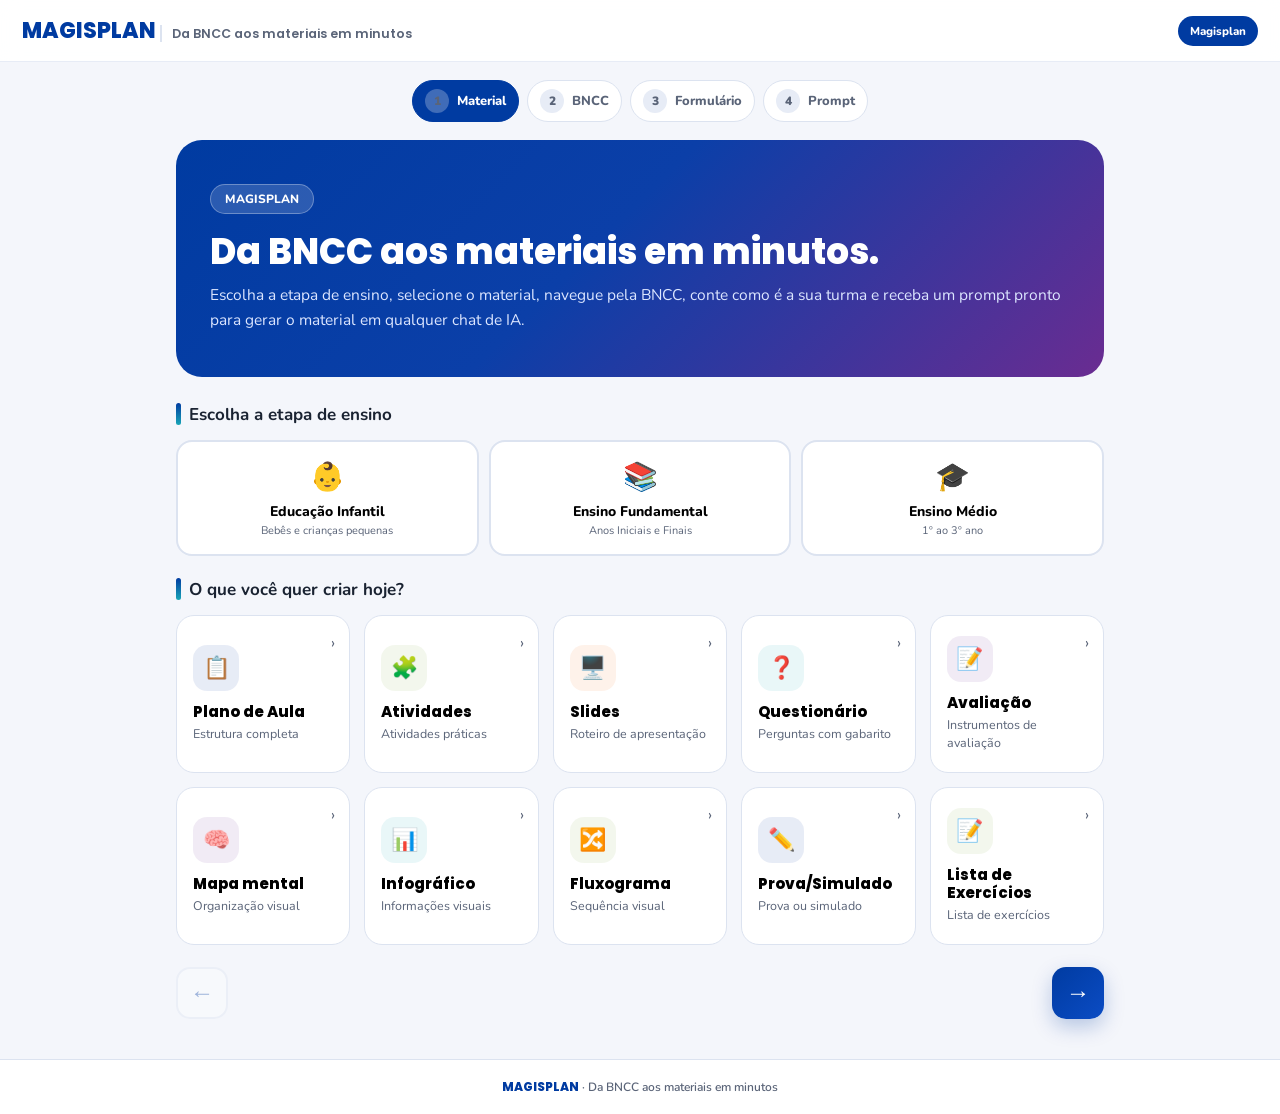
<file: index.html.html>
<!DOCTYPE html>
<html lang="pt-BR">
<head>
<meta charset="UTF-8">
<meta name="viewport" content="width=device-width, initial-scale=1">
<title>Magisplan · Da BNCC aos materiais em minutos</title>
<link rel="preconnect" href="https://fonts.googleapis.com">
<link href="https://fonts.googleapis.com/css2?family=Nunito:wght@400;600;700;800;900&family=Poppins:wght@600;700;800&display=swap" rel="stylesheet">
<style>
:root{--azul:#003BA1;--azul-2:#0B4CC4;--ciano:#18A6B7;--roxo:#6A2C91;--verde:#7FAD41;--laranja:#F47721;--amarelo:#E9BB00;--fundo:#F4F6FB;--card:#FFF;--texto:#1A2332;--ts:#5A6478;--borda:#DCE3F0;--raio:18px;--sombra:0 10px 30px rgba(0,59,161,.08)}
*{margin:0;padding:0;box-sizing:border-box}html{scroll-behavior:smooth}body{font-family:'Nunito',sans-serif;background:var(--fundo);color:var(--texto);min-height:100vh;display:flex;flex-direction:column}button{font-family:inherit;cursor:pointer;border:none}input,select,textarea{font-family:inherit;font-size:15px;color:var(--texto)}
.topbar{position:sticky;top:0;z-index:50;background:rgba(255,255,255,.92);backdrop-filter:blur(10px);border-bottom:1px solid #E7ECF6;padding:14px 22px;display:flex;align-items:center;justify-content:space-between;gap:14px}
.brand-word{font-family:'Poppins',sans-serif;font-weight:800;font-size:22px;color:var(--azul)}.brand-tag{font-size:12.5px;color:var(--ts);font-weight:600;border-left:2px solid var(--borda);padding-left:10px}
.badge-phase{background:var(--azul);color:#fff;font-size:11.5px;font-weight:800;padding:7px 12px;border-radius:999px;white-space:nowrap}
.steps{display:flex;justify-content:center;gap:8px;padding:18px 16px 4px;max-width:960px;margin:0 auto}.steps li{list-style:none;display:flex;align-items:center;gap:8px;font-size:13px;font-weight:800;color:var(--ts);padding:8px 12px;border-radius:999px;background:#fff;border:1.5px solid var(--borda);white-space:nowrap;cursor:pointer;transition:.18s}.steps li:hover{border-color:var(--azul);color:var(--azul)}.steps li .n{width:24px;height:24px;border-radius:50%;background:#E7ECF6;color:var(--ts);display:grid;place-items:center;font-size:12px;font-weight:900}.steps li.on{background:var(--azul);border-color:var(--azul);color:#fff}.steps li.on .n{background:rgba(255,255,255,.25)}.steps li.done{background:#EAF1FF;border-color:#C7DBFF;color:var(--azul)}.steps li.done .n{background:var(--azul);color:#fff}
main{flex:1;width:100%;max-width:960px;margin:0 auto;padding:14px 16px 40px}.screen{display:none;animation:fade .35s ease}.screen.active{display:block}@keyframes fade{from{opacity:0;transform:translateY(10px)}to{opacity:1;transform:none}}@keyframes spin{to{transform:rotate(360deg)}}
h1,h2,h3{font-family:'Poppins',sans-serif;line-height:1.2}
.hero{background:linear-gradient(135deg,var(--azul) 0%,#0B3FA8 45%,var(--roxo) 100%);border-radius:26px;padding:44px 34px;color:#fff;position:relative;overflow:hidden;margin-bottom:26px}.hero h1{font-size:clamp(24px,4vw,36px);font-weight:800;position:relative;z-index:1}.hero p{font-size:15.5px;color:#DCE6FF;margin-top:10px;position:relative;z-index:1;line-height:1.6}.hero .hero-badge{display:inline-block;background:rgba(255,255,255,.16);border:1px solid rgba(255,255,255,.3);padding:6px 14px;border-radius:999px;font-size:12px;font-weight:800;text-transform:uppercase;margin-bottom:16px;position:relative;z-index:1}
.section-title{font-size:17px;font-weight:700;margin:22px 0 14px;display:flex;align-items:center;gap:8px}.section-title .bar{width:5px;height:22px;border-radius:3px;background:linear-gradient(180deg,var(--azul),var(--ciano))}
.mat-banner{display:flex;align-items:center;gap:14px;border-radius:18px;padding:18px 22px;color:#fff;margin-bottom:18px;box-shadow:var(--sombra)}.mat-banner .mb-ico{width:52px;height:52px;border-radius:14px;background:rgba(255,255,255,.2);display:grid;place-items:center;font-size:26px;flex:none}.mat-banner .mb-label{font-size:12px;font-weight:800;text-transform:uppercase;opacity:.85}.mat-banner .mb-name{font-family:'Poppins',sans-serif;font-size:clamp(15px,2.5vw,22px);font-weight:800;line-height:1.3}.mat-banner .mb-txt{flex:1}.mat-banner .mb-txt-right{margin-left:auto;text-align:right;flex:1}
.grid-mat{display:grid;grid-template-columns:repeat(auto-fill,minmax(170px,1fr));gap:14px}.mat-card{background:var(--card);border:1.5px solid var(--borda);border-radius:var(--raio);padding:20px 16px;text-align:left;transition:transform .2s,box-shadow .2s,border-color .2s;position:relative;overflow:hidden}.mat-card:hover{transform:translateY(-4px);box-shadow:0 18px 40px rgba(0,59,161,.16);border-color:transparent}.mat-card .ico{width:46px;height:46px;border-radius:14px;display:grid;place-items:center;font-size:22px;margin-bottom:12px}.mat-card h3{font-size:15px;font-weight:800;margin-bottom:4px}.mat-card p{font-size:12.5px;color:var(--ts);line-height:1.45}.mat-card .go{position:absolute;right:14px;top:16px;color:var(--ts);font-size:16px}.mat-card.sel{border-color:var(--azul);box-shadow:0 0 0 3px rgba(0,59,161,.14)}
.bncc-grid{display:grid;grid-template-columns:1fr 1fr;gap:18px;align-items:start}@media(max-width:820px){.bncc-grid{grid-template-columns:1fr}}
.panel-card{background:var(--card);border:1.5px solid var(--borda);border-radius:var(--raio);padding:20px;margin-bottom:18px}.panel-card h3{font-size:14px;font-weight:800;text-transform:uppercase;letter-spacing:.6px;color:var(--ts);margin-bottom:12px;display:flex;align-items:center;gap:8px}
.seq-num{width:26px;height:26px;border-radius:50%;display:grid;place-items:center;font-size:13px;font-weight:900;color:#fff;flex:none}
.faixa-card{display:flex;align-items:center;gap:12px;width:100%;text-align:left;background:#FAFBFF;border:1.5px solid var(--borda);border-radius:14px;padding:12px 14px;margin-bottom:10px;transition:.18s}.faixa-card .fico{width:38px;height:38px;border-radius:12px;display:grid;place-items:center;font-size:19px;flex:none}.faixa-card .fn{font-weight:800;font-size:14px}.faixa-card .fd{font-size:12px;color:var(--ts)}.faixa-card:hover{border-color:var(--azul)}.faixa-card.sel{background:#EAF1FF;border-color:var(--azul);box-shadow:0 0 0 3px rgba(0,59,161,.12)}
.campo-card{display:flex;align-items:center;gap:10px;width:100%;text-align:left;background:#fff;border:1.5px solid var(--borda);border-radius:12px;padding:10px 12px;font-size:12.5px;font-weight:700;transition:.18s;color:var(--texto);margin-bottom:8px}.campo-card:hover{background:var(--amarelo);border-color:var(--amarelo);color:#fff}.campo-card.sel{background:var(--verde);border-color:var(--verde);color:#fff}
.etapa-tabs{display:flex;gap:10px;margin-bottom:20px}.etapa-tab{flex:1;padding:16px 12px;border:2px solid var(--borda);border-radius:16px;background:#fff;cursor:pointer;text-align:center;transition:.18s}.etapa-tab:hover{border-color:var(--azul)}.etapa-tab.sel{border-color:var(--azul);background:#EAF1FF;box-shadow:0 0 0 3px rgba(0,59,161,.12)}.etapa-tab .et-ico{font-size:28px;margin-bottom:6px}.etapa-tab .et-nome{font-weight:800;font-size:14px}.etapa-tab .et-desc{font-size:11px;color:var(--ts);margin-top:2px}
.ano-grid{display:grid;grid-template-columns:repeat(auto-fill,minmax(60px,1fr));gap:8px;margin-top:8px}.ano-card{padding:10px 6px;border:1.5px solid var(--borda);border-radius:10px;background:#FAFBFF;text-align:center;font-weight:800;font-size:13px;cursor:pointer;transition:.15s}.ano-card:hover{border-color:var(--azul);color:var(--azul)}.ano-card.sel{background:var(--azul);border-color:var(--azul);color:#fff}.ano-label{font-size:11px;font-weight:800;color:var(--ts);text-transform:uppercase;letter-spacing:.5px;margin-top:14px;margin-bottom:4px}
.loading-msg{text-align:center;padding:30px;color:var(--ts);font-size:14px}.loading-msg .spinner{display:inline-block;width:28px;height:28px;border:3px solid #E7ECF6;border-top-color:var(--azul);border-radius:50%;animation:spin 1s linear infinite;margin-bottom:10px}
.obj-head{display:flex;align-items:center;justify-content:space-between;gap:10px;margin-bottom:12px;flex-wrap:wrap}.obj-head .count{font-size:12.5px;font-weight:800;color:var(--azul);background:#EAF1FF;padding:5px 12px;border-radius:999px}.mini-btn{background:#F1F4FA;border:1.5px solid var(--borda);border-radius:10px;padding:6px 12px;font-size:12px;font-weight:800;color:var(--ts);cursor:pointer}.mini-btn:hover{color:var(--azul);border-color:var(--azul)}
.obj-list{max-height:80vh;overflow:auto;display:grid;gap:8px;padding-right:4px}.obj-list::-webkit-scrollbar{width:8px}.obj-list::-webkit-scrollbar-thumb{background:#CBD5E8;border-radius:8px}
.obj-item{display:flex;gap:10px;align-items:flex-start;background:#FAFBFF;border:1.5px solid var(--borda);border-radius:12px;padding:10px 12px;cursor:pointer;transition:.15s;user-select:none}.obj-item:hover{border-color:var(--azul)}.obj-item.sel{background:#EAF1FF;border-color:var(--azul)}.obj-item .box{width:20px;height:20px;border-radius:6px;border:2px solid #C3CEE4;flex:none;margin-top:1px;display:grid;place-items:center;color:#fff;font-size:12px;font-weight:900;background:#fff;transition:.15s}.obj-item.sel .box{background:var(--azul);border-color:var(--azul)}.obj-item .cod{font-size:11px;font-weight:900;color:var(--azul);background:#DCE8FF;padding:2px 8px;border-radius:6px;white-space:nowrap}.obj-item .txt{font-size:13px;line-height:1.5;color:var(--texto)}.obj-item .remove-x{color:#c44;font-size:16px;font-weight:900;flex:none;margin-left:auto;cursor:pointer;padding:0 4px}
.empty-msg{color:var(--ts);font-size:13.5px;padding:20px;text-align:center;background:#FAFBFF;border:1.5px dashed var(--borda);border-radius:14px}
.btn{display:inline-flex;align-items:center;justify-content:center;gap:8px;background:linear-gradient(135deg,var(--azul),var(--azul-2));color:#fff;font-weight:800;font-size:15px;padding:14px 26px;border-radius:14px;transition:.2s;box-shadow:0 8px 20px rgba(0,59,161,.25)}.btn:hover{transform:translateY(-2px);box-shadow:0 12px 26px rgba(0,59,161,.35)}.btn.ghost{background:#fff;color:var(--azul);border:1.5px solid var(--borda);box-shadow:none}.btn.laranja{background:linear-gradient(135deg,var(--laranja),#F59B2E);box-shadow:0 8px 20px rgba(244,119,33,.3)}
.btn-nav{width:52px;height:52px;border-radius:14px;display:grid;place-items:center;font-size:24px;font-weight:900;flex:none}.btn-nav.voltar{background:#fff;color:var(--azul);border:2px solid var(--borda)}.btn-nav.avancar{background:linear-gradient(135deg,var(--azul),var(--azul-2));color:#fff;box-shadow:0 8px 20px rgba(0,59,161,.25)}.btn-nav:disabled{opacity:.35;cursor:not-allowed}
.btn-row{display:flex;gap:12px;margin-top:22px;flex-wrap:wrap;align-items:center}.btn-row .spacer{flex:1}.nav-top{display:flex;justify-content:space-between;align-items:center;gap:12px;margin:14px 0 18px}
.bncc-summary{background:linear-gradient(135deg,#F0F6FF,#EAF1FF);border:1.5px solid #C7DBFF;border-radius:16px;padding:16px 18px;margin-bottom:18px}.bncc-summary .line{font-size:13.5px;color:var(--texto);font-weight:700;margin-bottom:6px}.bncc-summary .line:last-child{margin-bottom:0}.bncc-summary .chip{display:inline-block;background:#fff;border:1px solid #C7DBFF;border-radius:999px;padding:3px 11px;font-size:12px;font-weight:800;color:var(--azul);margin:3px 4px 0 0}
.form-section{background:var(--card);border:1.5px solid var(--borda);border-radius:var(--raio);padding:22px;margin-bottom:18px}.form-section .fs-head{display:flex;align-items:center;gap:10px;margin-bottom:18px}.form-section .fs-head .fico{width:38px;height:38px;border-radius:12px;display:grid;place-items:center;font-size:18px}.form-section h3{font-size:16px;font-weight:800}.form-section .fs-sub{font-size:12.5px;color:var(--ts);font-weight:600}
.f-grid{display:grid;grid-template-columns:1fr 1fr;gap:14px}@media(max-width:640px){.f-grid{grid-template-columns:1fr}}.f-field{display:flex;flex-direction:column;gap:6px}.f-field.full{grid-column:1/-1}.f-field label{font-size:12.5px;font-weight:800;color:var(--ts)}.f-field input[type=text],.f-field input[type=number],.f-field select,.f-field textarea{width:100%;padding:12px 14px;border:1.5px solid var(--borda);border-radius:12px;background:#FAFBFF;outline:none;transition:.18s}.f-field input:focus,.f-field select:focus,.f-field textarea:focus{border-color:var(--azul);background:#fff;box-shadow:0 0 0 4px rgba(0,59,161,.1)}.f-field textarea{min-height:74px;resize:vertical}.f-field select{appearance:none;-webkit-appearance:none;background-image:url("data:image/svg+xml;charset=UTF-8,%3Csvg xmlns='http://www.w3.org/2000/svg' width='16' height='16' viewBox='0 0 24 24' fill='none' stroke='%23003BA1' stroke-width='3' stroke-linecap='round' stroke-linejoin='round'%3E%3Cpolyline points='6 9 12 15 18 9'%3E%3C/polyline%3E%3C/svg%3E");background-repeat:no-repeat;background-position:right 14px center;background-size:16px;padding-right:42px;border-color:#B9C6E0;font-weight:700;color:var(--azul);cursor:pointer}
.chips{display:flex;flex-wrap:wrap;gap:8px;align-items:center}.chip-lbl{position:relative;cursor:pointer}.chip-lbl input{position:absolute;opacity:0;pointer-events:none}.chip-lbl span{display:inline-block;padding:9px 14px;border:1.5px solid var(--borda);border-radius:999px;font-size:12.5px;font-weight:700;color:var(--ts);background:#FAFBFF;transition:.15s}.chip-lbl:hover span{border-color:var(--azul);color:var(--azul)}.chip-lbl input:checked+span{background:var(--azul);border-color:var(--azul);color:#fff}
.result-card{background:linear-gradient(160deg,#0E1D3E,#12264F);border-radius:22px;padding:26px;position:relative;overflow:hidden}.result-card h2{color:#fff;font-size:18px;font-weight:800;margin-bottom:4px;position:relative}.result-card .sub{color:#9FB4E0;font-size:13px;margin-bottom:16px;position:relative}#prompt-out{background:rgba(255,255,255,.06);border:1px solid rgba(255,255,255,.12);border-radius:14px;padding:18px;color:#E8EEFF;font-size:13.5px;line-height:1.7;white-space:pre-wrap;word-break:break-word;max-height:480px;overflow:auto}
.dica{background:#FFF7E8;border:1.5px solid #FFE1A8;border-radius:16px;padding:16px 18px;font-size:13.5px;color:#7A5A10;line-height:1.6}.dica b{color:#6B4E0B}
.ia-grid{display:grid;grid-template-columns:repeat(auto-fill,minmax(150px,1fr));gap:10px;margin-top:6px}.ia-btn{display:flex;align-items:center;gap:10px;padding:12px 14px;border:1.5px solid var(--borda);border-radius:12px;background:#FAFBFF;font-weight:800;font-size:13.5px;color:var(--texto);transition:.18s;text-align:left}.ia-btn:hover{border-color:var(--azul);background:#EAF1FF;transform:translateY(-2px)}.ia-btn .ia-ico{width:30px;height:30px;border-radius:8px;display:grid;place-items:center;font-size:16px;flex:none;color:#fff}
footer{background:#fff;border-top:1px solid var(--borda);padding:18px;text-align:center;font-size:12px;color:var(--ts);font-weight:600}footer .f-brand{font-family:'Poppins',sans-serif;font-weight:800;color:var(--azul)}
.toast{position:fixed;left:50%;bottom:28px;transform:translateX(-50%) translateY(80px);background:var(--verde);color:#fff;font-weight:800;font-size:14px;padding:12px 22px;border-radius:999px;box-shadow:0 10px 30px rgba(0,0,0,.2);transition:.3s;z-index:100;opacity:0}.toast.show{transform:translateX(-50%) translateY(0);opacity:1}
.acc-section{margin-bottom:18px;padding-bottom:14px;border-bottom:2px solid #EAF1FF}
</style>
</head>
<body>
<header class="topbar"><div class="brand-word">MAGISPLAN <span class="brand-tag">Da BNCC aos materiais em minutos</span></div><span class="badge-phase" id="badge-etapa">Magisplan</span></header>
<ul class="steps"><li class="on" id="st-1" onclick="irTela('menu')"><span class="n">1</span> Material</li><li id="st-2" onclick="irTela('bncc')"><span class="n">2</span> BNCC</li><li id="st-3" onclick="irTela('form')"><span class="n">3</span> Formulário</li><li id="st-4" onclick="irTela('result')"><span class="n">4</span> Prompt</li></ul>
<main>
<section class="screen active" id="screen-menu">
<div class="hero"><span class="hero-badge" id="hero-badge">Magisplan</span><h1>Da BNCC aos materiais em minutos.</h1><p>Escolha a etapa de ensino, selecione o material, navegue pela BNCC, conte como é a sua turma e receba um prompt pronto para gerar o material em qualquer chat de IA.</p></div>
<div class="section-title"><span class="bar"></span> Escolha a etapa de ensino</div>
<div class="etapa-tabs" id="etapa-tabs">
<button class="etapa-tab" onclick="escolherEtapa('EI')"><div class="et-ico">👶</div><div class="et-nome">Educação Infantil</div><div class="et-desc">Bebês e crianças pequenas</div></button>
<button class="etapa-tab" onclick="escolherEtapa('EF')"><div class="et-ico">📚</div><div class="et-nome">Ensino Fundamental</div><div class="et-desc">Anos Iniciais e Finais</div></button>
<button class="etapa-tab" onclick="escolherEtapa('EM')"><div class="et-ico">🎓</div><div class="et-nome">Ensino Médio</div><div class="et-desc">1º ao 3º ano</div></button>
</div>
<div class="section-title"><span class="bar"></span> O que você quer criar hoje?</div>
<div class="grid-mat" id="grid-materiais"></div>
<div class="btn-row"><button class="btn-nav voltar" disabled onclick="voltar()">←</button><div class="spacer"></div><button class="btn-nav avancar" onclick="avancar()">→</button></div>
</section>
<section class="screen" id="screen-bncc">
<div class="mat-banner" id="bncc-banner"></div>
<div class="nav-top"><button class="btn-nav voltar" onclick="voltar()">←</button><div class="section-title" style="margin:0"><span class="bar"></span> <span id="bncc-title">Painel BNCC</span></div><button class="btn-nav avancar" onclick="avancar()">→</button></div>
<div id="bncc-container"></div>
<div class="btn-row"><button class="btn-nav voltar" onclick="voltar()">←</button><div class="spacer"></div><button class="btn-nav avancar" onclick="avancar()">→</button></div>
</section>
<section class="screen" id="screen-form">
<div class="mat-banner" id="form-banner"></div>
<div class="nav-top"><button class="btn-nav voltar" onclick="voltar()">←</button><div class="section-title" style="margin:0"><span class="bar"></span> Formulário do prompt</div><button class="btn-nav avancar" onclick="avancar()">→</button></div>
<div class="bncc-summary" id="sumario-bncc"></div>
<div class="form-section"><div class="fs-head"><div class="fico" style="background:#EAF1FF">👤</div><div><h3>Identificação</h3><div class="fs-sub">Quem vai usar o prompt gerado</div></div></div><div class="f-grid"><div class="f-field"><label>Função</label><select id="f-funcao"></select></div><div class="f-field"><label>Seu nome <span style="color:#C4CDE0">(opcional)</span></label><input type="text" id="f-nome" placeholder="Como você quer ser chamado(a)?"></div></div></div>
<div class="form-section"><div class="fs-head"><div class="fico" style="background:#E8FBF6">🏫</div><div><h3>Contexto da aula</h3><div class="fs-sub">As condições reais da sua turma e da sua escola</div></div></div><div class="f-grid"><div class="f-field full"><label>Tema da aula</label><input type="text" id="f-tema" placeholder="Ex.: Animais, Frações, Revolução Francesa"></div><div class="f-field full"><label>Objetivo da aula</label><input type="text" id="f-objetivo" placeholder="O que você espera que os alunos aprendam?"></div><div class="f-field full"><label>Perfil da turma</label><textarea id="f-perfil" placeholder="Quantos alunos, faixa etária, características e necessidades."></textarea></div><div class="f-field full"><label>Contexto</label><textarea id="f-contexto" placeholder="Como é a escola, o espaço, o momento do ano."></textarea></div><div class="f-field"><label>Quantidade de aulas</label><select id="f-quantaulas"></select></div><div class="f-field"><label>Aulas por dia</label><select id="f-freq"></select></div><div class="f-field full"><label>Ambientes disponíveis</label><div class="chips" id="chips-amb"></div></div><div class="f-field full"><label>Recursos disponíveis</label><div class="chips" id="chips-rec"></div></div></div></div>
<div class="form-section"><div class="fs-head"><div class="fico" style="background:#F3ECFA">🧠</div><div><h3>Orientações pedagógicas</h3><div class="fs-sub">Como você quer conduzir o processo</div></div></div><div class="f-grid"><div class="f-field"><label>Nível cognitivo (Bloom)</label><select id="f-bloom"></select></div><div class="f-field"><label>Nível de profundidade</label><select id="f-profundidade"></select></div><div class="f-field full"><label>Referência teórica <span style="color:#C4CDE0">(opcional)</span></label><input type="text" id="f-referencia" placeholder="Ex.: Piaget, Vygotsky, Paulo Freire"></div><div class="f-field full"><label>Metodologias ativas</label><div class="chips" id="chips-met"></div></div><div class="f-field"><label>Avaliação</label><select id="f-avaliacao"></select></div><div class="f-field"><label>Alunos com necessidades especiais</label><input type="number" id="f-pne" min="0" value="0"></div><div class="f-field full"><label>Tipos de necessidades especiais</label><div class="chips" id="chips-pne"></div></div></div></div>
<div class="form-section"><div class="fs-head"><div class="fico" style="background:#FFF3E6">🎨</div><div><h3>Estilo e formato</h3><div class="fs-sub">Como o material deve ser apresentado</div></div></div><div class="f-grid"><div class="f-field"><label>Estilo de resposta</label><select id="f-estilo"></select></div><div class="f-field"><label>Tom</label><select id="f-tom"><option>Criativo</option><option>Formal</option><option>Informal</option><option>Empático</option><option>Entusiasmado</option></select></div><div class="f-field"><label>Sequenciamento</label><select id="f-seq"></select></div><div class="f-field"><label>Formato</label><select id="f-formato"></select></div><div class="f-field"><label>Estilo visual</label><select id="f-estilo-visual"></select></div><div class="f-field"><label>Seções</label><select id="f-secoes"><option>1</option><option>2</option><option selected>3</option><option>4</option><option>5</option></select></div><div class="f-field full"><label>Descrição das seções</label><input type="text" id="f-descsecoes" placeholder="Ex.: 1. Introdução, 2. Atividade, 3. Encerramento"></div></div></div>
<div class="form-section"><div class="fs-head"><div class="fico" style="background:#EAF1FF">📄</div><div><h3>Modelo / Template</h3><div class="fs-sub">Se sua escola tem um modelo próprio</div></div></div><div class="f-grid"><div class="f-field full"><label>Possui modelo?</label><select id="f-modelo" onchange="toggleModelo()"><option value="nao">Não</option><option value="sim">Sim</option></select></div><div class="f-field full" id="wrap-modelo" style="display:none"><label>Cole o modelo</label><textarea id="f-modelotext" style="min-height:130px" placeholder="Cole a estrutura do modelo da sua escola."></textarea></div></div></div>
<div class="form-section"><div class="fs-head"><div class="fico" style="background:#E8FBF6">📎</div><div><h3>Plano de aula existente</h3><div class="fs-sub">Se você já tem um plano de aula</div></div></div><div class="f-grid"><div class="f-field full"><label>Possui plano pronto?</label><select id="f-templano" onchange="togglePlano()"><option value="nao">Não</option><option value="sim">Sim</option></select></div><div class="f-field full" id="wrap-plano" style="display:none"><label>Cole o plano</label><textarea id="f-planotext" style="min-height:130px" placeholder="Cole aqui o texto do seu plano de aula."></textarea></div></div></div>
<div class="btn-row"><button class="btn-nav voltar" onclick="voltar()">←</button><div class="spacer"></div><button class="btn" onclick="gerarPrompt()">✨ Gerar prompt</button><button class="btn-nav avancar" onclick="avancar()">→</button></div>
</section>
<section class="screen" id="screen-result">
<div class="mat-banner" id="result-banner"></div>
<div class="nav-top"><button class="btn-nav voltar" onclick="voltar()">←</button><div class="section-title" style="margin:0"><span class="bar"></span> Prompt gerado</div><button class="btn-nav avancar" disabled>→</button></div>
<div class="result-card"><h2>Seu prompt está pronto</h2><div class="sub" id="result-sub"></div><div id="prompt-out"></div></div>
<div class="dica">💡 <b>Como usar:</b> copie o prompt e cole em um chat de IA. Revise e adapte antes de usar com os alunos.</div>
<div class="form-section"><div class="fs-head"><div class="fico" style="background:#EAF1FF">🤖</div><div><h3>Escolha onde gerar</h3><div class="fs-sub">Clique: o prompt é copiado e a IA abre em outra aba</div></div></div><div class="ia-grid" id="ia-grid"></div></div>
<div class="btn-row"><button class="btn-nav voltar" onclick="voltar()">←</button><button class="btn ghost" onclick="irTela('menu')">🔄 Novo material</button><div class="spacer"></div><button class="btn laranja" onclick="baixarPrompt()">⬇ Baixar .txt</button><button class="btn" onclick="copiarPrompt()">📋 Copiar prompt</button></div>
</section>
</main>
<footer><span class="f-brand">MAGISPLAN</span> · Da BNCC aos materiais em minutos</footer>
<div class="toast" id="toast">Copiado!</div>
<script>
var SHEET_ID='1mQwYfOWkivp0v9r9fnnxBJHXS4oTLznSB53HjBf7qwI';
var GIDS={campos_experiencias:549011116,objetivos_aprendizagem:2135782524,competencias:873195544,verbosbloom:1520519384,form_funcao:1094173554,form_quant_aulas:1735223660,form_ambientes:1413980290,form_recursos:1867123310,form_metodologias:561030957,form_profundidade:215690848,form_avaliacao:975944843,form_estilo:1460121675,form_sequenciamento:340155274,form_pne:256795677,form_formato:317964066,form_estilo_visual:1369441370,form_aulas_por_dia:1657204596,cores:448579568};
var EF_COMP_GIDS={LP:289632352,MA:612199493,CI:1426779647,GE:227510936,HI:1745749572,AR:286899523,EF:1503507777,ER:1529274329,LI:826735496};
var EM_AREA_GIDS={LGG:921401500,MAT:619344924,CNT:2056702273,CHS:2028177823};
var EF_FILTROS={LP:[{label:'Campo',col:['campo']},{label:'Práticas de Linguagem',col:['praticas_de_linguagem']},{label:'Objeto de Conhecimento',col:['objeto_de_conhecimento']}],AR:[{label:'Unidades Temáticas',col:['unidades_tematicas']},{label:'Objeto de Conhecimento',col:['objeto_de_conhecimento']}],EF:[{label:'Unidades Temáticas',col:['unidades_tematicas']},{label:'Objeto de Conhecimento',col:['objeto_de_conhecimento']}],LI:[{label:'Eixo',col:['eixo_nome']},{label:'Objeto de Conhecimento',col:['objeto_de_conhecimento']}],MA:[{label:'Unidades Temáticas',col:['unidades_tematicas']},{label:'Objeto de Conhecimento',col:['objeto_de_conhecimento']}],GE:[{label:'Unidades Temáticas',col:['unidades_tematicas']},{label:'Objeto de Conhecimento',col:['objeto_de_conhecimento']}],HI:[{label:'Unidades Temáticas',col:['unidade_tematica']},{label:'Objeto de Conhecimento',col:['objeto_de_conhecimento']}],ER:[{label:'Unidades Temáticas',col:['unidades_tematicas']},{label:'Objeto de Conhecimento',col:['objeto_de_conhecimento']}],CI:[{label:'Unidades Temáticas',col:['unidade_tematica']},{label:'Objeto de Conhecimento',col:['objeto_de_conhecimento']}]};
var ETAPAS=[{id:'EI',nome:'Educação Infantil'},{id:'EF',nome:'Ensino Fundamental'},{id:'EM',nome:'Ensino Médio'}];
var EF_COMPONENTES=[{id:'LP',nome:'Língua Portuguesa',icone:'📚',cor:'#003BA1'},{id:'MA',nome:'Matemática',icone:'🔢',cor:'#7FAD41'},{id:'CI',nome:'Ciências',icone:'🔬',cor:'#18A6B7'},{id:'GE',nome:'Geografia',icone:'🌍',cor:'#F47721'},{id:'HI',nome:'História',icone:'📜',cor:'#6A2C91'},{id:'AR',nome:'Arte',icone:'🎨',cor:'#E9BB00'},{id:'EF',nome:'Educação Física',icone:'⚽',cor:'#7FAD41'},{id:'ER',nome:'Ensino Religioso',icone:'🙏',cor:'#919AC1'},{id:'LI',nome:'Língua Inglesa',icone:'🇬🇧',cor:'#0B4CC4'}];
var EM_AREAS=[{id:'LGG',nome:'Linguagens',icone:'📖',cor:'#6A2C91'},{id:'MAT',nome:'Matemática',icone:'🔢',cor:'#003BA1'},{id:'CNT',nome:'Ciências da Natureza',icone:'🔬',cor:'#18A6B7'},{id:'CHS',nome:'Ciências Humanas e Sociais',icone:'🌍',cor:'#F47721'}];
var MATERIAIS=[{id:'plano',nome:'Plano de Aula',icone:'📋',desc:'Estrutura completa',cor:'#003BA1',tarefa:'criar um PLANO DE AULA completo, com objetivos, desenvolvimento metodológico detalhado, recursos, avaliação e duração, alinhado à BNCC.'},{id:'atividades',nome:'Atividades',icone:'🧩',desc:'Atividades práticas',cor:'#7FAD41',tarefa:'criar ATIVIDADES práticas e lúdicas, com objetivo, instruções passo a passo, materiais e orientações de mediação.'},{id:'slides',nome:'Slides',icone:'🖥️',desc:'Roteiro de apresentação',cor:'#F47721',tarefa:'produzir o ROTEIRO DE SLIDES com estrutura e linguagem visual adequada.'},{id:'questionario',nome:'Questionário',icone:'❓',desc:'Perguntas com gabarito',cor:'#18A6B7',tarefa:'criar um QUESTIONÁRIO com perguntas por nível de dificuldade e gabarito comentado.'},{id:'avaliacao',nome:'Avaliação',icone:'📝',desc:'Instrumentos de avaliação',cor:'#6A2C91',tarefa:'elaborar uma AVALIAÇÃO com indicadores, critérios e formas de registro, alinhada à BNCC.'},{id:'mapamental',nome:'Mapa mental',icone:'🧠',desc:'Organização visual',cor:'#6A2C91',tarefa:'criar um MAPA MENTAL organizando o tema e os conceitos principais.'},{id:'infografico',nome:'Infográfico',icone:'📊',desc:'Informações visuais',cor:'#18A6B7',tarefa:'criar um INFOGRÁFICO com informações visuais e atrativas.'},{id:'fluxograma',nome:'Fluxograma',icone:'🔀',desc:'Sequência visual',cor:'#7FAD41',tarefa:'criar um FLUXOGRAMA com a sequência de passos do tema.'},{id:'provasimulado',nome:'Prova/Simulado',icone:'✏️',desc:'Prova ou simulado',cor:'#003BA1',tarefa:'criar uma PROVA ou SIMULADO com questões organizadas por nível de dificuldade, gabarito comentado e espelho de correção.'},{id:'listaexercicios',nome:'Lista de Exercícios',icone:'📝',desc:'Lista de exercícios',cor:'#7FAD41',tarefa:'criar uma LISTA DE EXERCÍCIOS com questões progressivas, organizadas por nível de dificuldade, com gabarito e resoluções comentadas.'}];
var IAS=[{nome:'ChatGPT',url:'https://chatgpt.com/',cor:'#10A37F',icone:'🤖'},{nome:'Claude',url:'https://claude.ai/',cor:'#D97757',icone:'✳️'},{nome:'Gemini',url:'https://gemini.google.com/',cor:'#4285F4',icone:'✨'},{nome:'Copilot',url:'https://copilot.microsoft.com/',cor:'#0F6CBD',icone:'🪁'},{nome:'Kimi',url:'https://kimi.moonshot.cn/',cor:'#6A2C91',icone:'🌙'},{nome:'Qwen',url:'https://chat.qwen.ai/',cor:'#7FAD41',icone:'🐉'}];
var S={etapa:null,material:null,faixa:null,campo:null,objetivos:[],componente:null,ano:null,habilidades:[],area:null,ef_filtros:{},em_ano:null,em_competencia:null,em_campo:null,competencias:[],form:{}};
var $=function(id){return document.getElementById(id)};
var STORE_KEY='magisplan_v11';
var dataCache={};
function loadCSV(gid){return new Promise(function(resolve){if(dataCache[gid]){resolve(dataCache[gid]);return}var cbName='mpcb_'+gid+'_'+Math.random().toString(36).substr(2,9);var script=document.createElement('script');var done=false;var timeout=setTimeout(function(){if(done)return;done=true;cleanup();resolve([])},20000);function cleanup(){clearTimeout(timeout);delete window[cbName];if(script.parentNode)script.parentNode.removeChild(script)}window[cbName]=function(resp){if(done)return;done=true;cleanup();try{if(!resp||!resp.table){resolve([]);return}var cols=resp.table.cols||[];var rows=resp.table.rows||[];var headers=cols.map(function(c){return(c.label||c.id||'').toString().trim()});if((!headers[0]||headers[0]==='A')&&rows.length>0){headers=rows[0].c.map(function(cell){return cell?(cell.v||'').toString().trim():''});rows=rows.slice(1)}var data=rows.map(function(row){var obj={};headers.forEach(function(h,i){var cell=row.c?row.c[i]:null;obj[h]=cell?(cell.v!=null?cell.v.toString().trim():''):''});return obj});dataCache[gid]=data;resolve(data)}catch(e){resolve([])}};script.src='https://docs.google.com/spreadsheets/d/'+SHEET_ID+'/gviz/tq?tqx=responseHandler:'+cbName+'&gid='+gid+'&headers=1';script.onerror=function(){if(done)return;done=true;cleanup();resolve([])};document.body.appendChild(script)})}
function getCol(row,names){for(var i=0;i<names.length;i++){if(row[names[i]])return row[names[i]]}return''}
function firstCol(row){var keys=Object.keys(row);return keys.length>0?row[keys[0]]:''}
function unique(arr){return arr.filter(function(v,i){return arr.indexOf(v)===i})}
function salvar(){try{localStorage.setItem(STORE_KEY,JSON.stringify(S))}catch(e){}}
function carregar(){try{var d=JSON.parse(localStorage.getItem(STORE_KEY));if(d){S.etapa=d.etapa||null;S.material=d.material||null;S.faixa=d.faixa||null;S.campo=d.campo||null;S.objetivos=d.objetivos||[];S.componente=d.componente||null;S.ano=d.ano||null;S.habilidades=d.habilidades||[];S.area=d.area||null;S.ef_filtros=d.ef_filtros||{};S.em_ano=d.em_ano||null;S.em_competencia=d.em_competencia||null;S.em_campo=d.em_campo||null;S.competencias=d.competencias||[];if(d.form)Object.assign(S.form,d.form)}}catch(e){}}
function normalizeStr(s){return(s||'').toLowerCase().normalize('NFD').replace(/[\u0300-\u036f]/g,'').trim()}
function getSheetColor(etapaKey,itemName){var coresData=dataCache[GIDS.cores]||[];var normItem=normalizeStr(itemName);var etapaMap={'EI':'infantil','EF':'fundamental','EM':'médio'};var normEtapa=normalizeStr(etapaMap[etapaKey]||'');for(var i=0;i<coresData.length;i++){var r=coresData[i];var rowEtapa=normalizeStr(r.Etapa||r.etapa||'');var local=normalizeStr(r.local||'');var cor=r.cor||'';if(rowEtapa.indexOf(normEtapa)>=0&&local.indexOf(normItem)>=0){return cor}}return null}
function findObjEI(cod){var d=dataCache[GIDS.objetivos_aprendizagem]||[];var o=d.find(function(r){var t=r.objetivo_de_aprendizagem||'';var m=t.match(/^\(([^)]+)\)/);return m&&m[1]===cod});return o?{cod:cod,txt:(o.objetivo_de_aprendizagem||'').replace(/^\([^)]+\)\s*/,'')}:null}
function findHabEF(cod){var d=dataCache[EF_COMP_GIDS[S.componente]]||[];var r=d.find(function(x){return x.id_habilidade===cod});return r?{cod:cod,txt:r.habilidades||r.habilidade||''}:null}
function findHabEM(cod){var d=dataCache[EM_AREA_GIDS[S.area]]||[];var r=d.find(function(x){return getCol(x,['id_habil','id_habilidade'])===cod});return r?{cod:cod,txt:getCol(r,['habilidade','habilidades'])}:null}
function findCompEF(cod){var d=dataCache[GIDS.competencias]||[];var r=d.find(function(x){return x.id_competencia===cod});return r?{cod:cod,txt:r.competencia||''}:null}
function getEtapaInfo(){var et=ETAPAS.find(function(e){return e.id===S.etapa});if(!et)return'';var info=et.nome;if(S.etapa==='EF'){var c=EF_COMPONENTES.find(function(x){return x.id===S.componente});if(c)info+=' · '+c.nome+' · '+S.ano+'º'}else if(S.etapa==='EM'){var a=EM_AREAS.find(function(x){return x.id===S.area});if(a)info+=' · '+a.nome+' · '+(S.em_ano||'')+'º';if(S.em_campo)info+=' · '+S.em_campo}else if(S.etapa==='EI'){var cd=dataCache[GIDS.campos_experiencias]||[];var c2=cd.find(function(x){return x.id_campo===S.campo});if(c2)info+=' · '+c2.campos_de_experiencia}return info}
function renderBanner(id){var mat=MATERIAIS.find(function(m){return m.id===S.material});var ei=getEtapaInfo();if(mat&&$(id)){$(id).innerHTML='<div class="mb-ico">'+mat.icone+'</div><div class="mb-txt"><div class="mb-label">Material</div><div class="mb-name">'+mat.nome+'</div></div><div class="mb-txt-right"><div class="mb-label">Etapa</div><div class="mb-name">'+ei+'</div></div>';$(id).style.background='linear-gradient(135deg,'+mat.cor+','+mat.cor+'cc)'}}
function escolherEtapa(id){S.etapa=id;S.faixa=null;S.campo=null;S.objetivos=[];S.componente=null;S.ano=null;S.habilidades=[];S.area=null;S.ef_filtros={};S.em_ano=null;S.em_competencia=null;S.em_campo=null;S.competencias=[];salvar();renderEtapaTabs();renderMenu();var et=ETAPAS.find(function(e){return e.id===id});$('hero-badge').textContent=et.nome;$('badge-etapa').textContent='Magisplan · '+et.nome}
function renderEtapaTabs(){var tabs=document.querySelectorAll('.etapa-tab');tabs.forEach(function(t,i){t.classList.toggle('sel',S.etapa===ETAPAS[i].id)})}
function renderMenu(){var g=$('grid-materiais');g.innerHTML=MATERIAIS.map(function(m){return'<button class="mat-card '+(S.material===m.id?'sel':'')+'" onclick="escolherMaterial(\''+m.id+'\')"><span class="go">›</span><div class="ico" style="background:'+m.cor+'18;color:'+m.cor+'">'+m.icone+'</div><h3>'+m.nome+'</h3><p>'+m.desc+'</p></button>'}).join('')}
function escolherMaterial(id){if(!S.etapa){toast('Escolha a etapa de ensino primeiro.');return}S.material=id;salvar();renderMenu();irTela('bncc')}
function renderChips(el,itens,campo,outroId){var saved=S.form[campo]?S.form[campo]:[];var html=itens.map(function(i){var safeI=i.replace(/'/g,"\'");return'<label class="chip-lbl"><input type="checkbox" value="'+i+'" '+(saved.indexOf(i)>=0?'checked':'')+' onchange="saveChip(\''+campo+'\',\''+safeI+'\',this.checked)"><span>'+i+'</span></label>'}).join('');if(outroId){html+='<span class="chip-outro">➕ <input type="text" id="'+outroId+'" placeholder="Outro..." oninput="saveOutro(\''+outroId+'\',this.value)" value="'+(S.form[outroId]||'')+'"></span>'}el.innerHTML=html}
function saveChip(campo,valor,checked){if(!S.form[campo])S.form[campo]=[];if(checked){if(S.form[campo].indexOf(valor)<0)S.form[campo].push(valor)}else{S.form[campo]=S.form[campo].filter(function(v){return v!==valor})}salvar()}
function saveOutro(outroId,val){S.form[outroId]=val.trim();salvar()}
function collectChips(containerId){var checks=document.querySelectorAll('#'+containerId+' input[type=checkbox]:checked');return Array.prototype.map.call(checks,function(c){return c.value})}
function collectOutro(outroId){var el=$('#'+outroId);return el?el.value.trim():''}
function toggleModelo(){$('#wrap-modelo').style.display=$('#f-modelo').value==='sim'?'block':'none'}
function togglePlano(){$('#wrap-plano').style.display=$('#f-templano').value==='sim'?'block':'none'}
/* ===== EI ===== */
async function renderBNCC_EI(){renderBanner('bncc-banner');$('bncc-title').textContent='Painel BNCC · Educação Infantil';$('bncc-container').innerHTML='<div class="loading-msg"><div class="spinner"></div>Carregando...</div>';await loadCSV(GIDS.cores);var camposData=await loadCSV(GIDS.campos_experiencias);var objsData=await loadCSV(GIDS.objetivos_aprendizagem);var faixasMap={};objsData.forEach(function(r){if(r.id_faixa_et&&!faixasMap[r.id_faixa_et]){var m=(r.faixa_etaria||'').match(/^([^(]+)\s*\((.+)\)$/);faixasMap[r.id_faixa_et]={id:r.id_faixa_et,nome:m?m[1].trim():(r.faixa_etaria||''),detalhe:m?m[2].trim():''}}});var faixas=Object.values(faixasMap).sort(function(a,b){return(a.id||'').localeCompare(b.id||'')});var campos=camposData.filter(function(r){return r.id_etapa==='EI'}).map(function(r){return{id:r.id_campo,nome:r.campos_de_experiencia}});var fIcons={EO:'🤝',CG:'🤸',TS:'🎨',EF:'📚',ET:'🔍'};var faixasHtml=faixas.map(function(f){var cor=getSheetColor('EI',f.nome)||'#18A6B7';var isSel=S.faixa===f.id;var btnStyle=isSel?'style="background:'+cor+';border-color:'+cor+';color:#fff"':'';var ficoBg=isSel?'rgba(255,255,255,.2)':cor+'18';return'<button class="faixa-card '+(isSel?'sel':'')+'" '+btnStyle+' onclick="escolherFaixa(\''+f.id+'\')"><div class="fico" style="background:'+ficoBg+'">👶</div><div><div class="fn">'+f.nome+'</div><div class="fd" '+(isSel?'style="color:rgba(255,255,255,.8)"':'')+'>'+f.detalhe+'</div></div></button>'}).join('');var leftHtml='<div class="panel-card"><h3><span class="seq-num" style="background:#18A6B7">1</span> Faixa etária</h3>'+faixasHtml+'<h3 style="margin-top:18px"><span class="seq-num" style="background:#7FAD41">2</span> Campo de experiências</h3>'+campos.map(function(c){return'<button class="campo-card '+(S.campo===c.id?'sel':'')+'" onclick="escolherCampo(\''+c.id+'\')"><span>'+(fIcons[c.id]||'🎨')+'</span> '+c.nome+'</button>'}).join('')+'</div>';$('bncc-container').innerHTML='<div class="bncc-grid"><div>'+leftHtml+'</div><div id="bncc-right">'+renderRight_EI(objsData)+'</div></div>'}
function renderRight_EI(objsData){var html='';if(S.objetivos.length>0){html+='<div class="panel-card acc-section"><div class="obj-head"><h3 style="margin:0"><span class="seq-num" style="background:#7FAD41">✓</span> Já selecionados</h3><span class="count">'+S.objetivos.length+'</span></div><div class="obj-list" style="max-height:200px">';S.objetivos.forEach(function(cod){var o=findObjEI(cod);html+='<div class="obj-item sel" onclick="toggleObj(\''+cod+'\')"><span class="box">✓</span><span><span class="cod">'+cod+'</span><div class="txt">'+(o?o.txt:cod)+'</div></span><span class="remove-x">✕</span></div>'});html+='</div></div>'}html+='<div class="panel-card"><div class="obj-head"><h3 style="margin:0"><span class="seq-num" style="background:#F47721">3</span> Objetivos disponíveis</h3></div>';if(!S.faixa||!S.campo){html+='<div class="empty-msg">Escolha faixa etária e campo de experiências.</div>'}else{var allLista=objsData.filter(function(r){return r.id_faixa_et===S.faixa&&r.id_campo_exp===S.campo});var avail=allLista.filter(function(r){var t=r.objetivo_de_aprendizagem||'';var m=t.match(/^\(([^)]+)\)/);var cod=m?m[1]:(r.id_obj||'').replace(/[()]/g,'');return S.objetivos.indexOf(cod)<0});if(!avail.length){html+='<div class="empty-msg">Todos os objetivos já foram selecionados.</div>'}else{html+='<div class="obj-head" style="margin-bottom:12px"><div class="mini-btn" onclick="selecionarTodos_EI()">Selecionar todos</div><div class="mini-btn" onclick="limparTodasHab()">Limpar todas</div></div><div class="obj-list">';html+=avail.map(function(o){var txt=o.objetivo_de_aprendizagem||'';var m=txt.match(/^\(([^)]+)\)\s*(.+)$/);var cod=m?m[1]:(o.id_obj||'').replace(/[()]/g,'');var desc=m?m[2]:txt;return'<div class="obj-item" onclick="toggleObj(\''+cod+'\')"><span class="box"></span><span><span class="cod">'+cod+'</span><div class="txt">'+desc+'</div></span></div>'}).join('');html+='</div>'}}html+='</div>';return html}
function escolherFaixa(id){S.faixa=id;S.objetivos=[];salvar();renderBNCC()}
function escolherCampo(id){S.campo=id;salvar();renderBNCC()}
function selecionarTodos_EI(){var objsData=dataCache[GIDS.objetivos_aprendizagem]||[];var lista=objsData.filter(function(r){return r.id_faixa_et===S.faixa&&r.id_campo_exp===S.campo});lista.forEach(function(o){var txt=o.objetivo_de_aprendizagem||'';var m=txt.match(/^\(([^)]+)\)/);var cod=m?m[1]:(o.id_obj||'').replace(/[()]/g,'');if(cod&&S.objetivos.indexOf(cod)<0)S.objetivos.push(cod)});salvar();renderBNCC()}
/* ===== EF ===== */
async function renderBNCC_EF(){renderBanner('bncc-banner');$('bncc-title').textContent='Painel BNCC · Ensino Fundamental';$('bncc-container').innerHTML='<div class="loading-msg"><div class="spinner"></div>Carregando...</div>';await loadCSV(GIDS.cores);var ai='';for(var a=1;a<=5;a++)ai+='<button class="ano-card '+(S.ano==String(a)?'sel':'')+'" onclick="escolherAno_EF(\''+a+'\')">'+a+'º</button>';var af='';for(var a2=6;a2<=9;a2++)af+='<button class="ano-card '+(S.ano==String(a2)?'sel':'')+'" onclick="escolherAno_EF(\''+a2+'\')">'+a2+'º</button>';var compHtml=EF_COMPONENTES.map(function(c){var cor=getSheetColor('EF',c.nome)||c.cor;var isSel=S.componente===c.id;var btnStyle=isSel?'style="background:'+cor+';border-color:'+cor+';color:#fff"':'';var ficoBg=isSel?'rgba(255,255,255,.2)':cor+'18';return'<button class="faixa-card '+(isSel?'sel':'')+'" '+btnStyle+' onclick="escolherComponente(\''+c.id+'\')"><div class="fico" style="background:'+ficoBg+'">'+c.icone+'</div><div><div class="fn">'+c.nome+'</div></div></button>'}).join('');var leftTop='<div class="panel-card"><h3><span class="seq-num" style="background:#003BA1">1</span> Componente curricular</h3>'+compHtml+'</div><div class="panel-card"><h3><span class="seq-num" style="background:#7FAD41">2</span> Ano</h3><div class="ano-label">Anos Iniciais</div><div class="ano-grid">'+ai+'</div><div class="ano-label">Anos Finais</div><div class="ano-grid">'+af+'</div></div>';var rightTop='<div class="panel-card" id="ef-filtros"><div class="empty-msg">Escolha componente e ano.</div></div>';var compData=await loadCSV(GIDS.competencias);var compFiltered=compData.filter(function(r){return r.id_componente===S.componente&&r.etapa==='EF'});var leftBottom='<div class="panel-card" id="ef-comps"><div class="obj-head"><h3 style="margin:0"><span class="seq-num" style="background:#6A2C91">N</span> Competências</h3><span class="count" id="ef-comp-count">'+S.competencias.length+'</span></div>';if(compFiltered.length){if(S.competencias.length>0){leftBottom+='<div class="acc-section"><div class="obj-head"><span class="count">Já selecionadas: '+S.competencias.length+'</span></div><div class="obj-list" style="max-height:200px">';S.competencias.forEach(function(cod){var c=findCompEF(cod);leftBottom+='<div class="obj-item sel" onclick="toggleComp(\''+cod+'\')"><span class="box">✓</span><span><span class="cod">'+cod+'</span><div class="txt">'+(c?c.txt:cod)+'</div></span><span class="remove-x">✕</span></div>'});leftBottom+='</div></div>'}var availComps=compFiltered.filter(function(r){return S.competencias.indexOf(r.id_competencia)<0});leftBottom+='<div class="obj-head" style="margin-bottom:12px"><div class="mini-btn" onclick="selecionarTodosComp_EF()">Selecionar todas</div><div class="mini-btn" onclick="limparTodasComps()">Limpar</div></div><div class="obj-list">';if(!availComps.length){leftBottom+='<div class="empty-msg">Todas selecionadas.</div>'}else{leftBottom+=availComps.map(function(r){var cod=r.id_competencia||'';var txt=r.competencia||'';return'<div class="obj-item" onclick="toggleComp(\''+cod+'\')"><span class="box"></span><span><span class="cod">'+cod+'</span><div class="txt">'+txt+'</div></span></div>'}).join('')}leftBottom+='</div>'}else{leftBottom+='<div class="empty-msg">Sem competências.</div>'}leftBottom+='</div>';$('bncc-container').innerHTML='<div class="bncc-grid"><div>'+leftTop+leftBottom+'</div><div>'+rightTop+'<div id="ef-habs"><div class="panel-card"><div class="empty-msg">Escolha componente e ano.</div></div></div></div></div>';if(S.componente&&S.ano){await renderEFFiltros();await renderRight_EF()}}
function escolherComponente(id){S.componente=id;S.habilidades=[];S.competencias=[];S.ef_filtros={};salvar();renderBNCC_EF()}
async function escolherAno_EF(ano){S.ano=String(ano);S.habilidades=[];S.ef_filtros={};salvar();document.querySelectorAll('.ano-card').forEach(function(b){b.classList.remove('sel')});if(event&&event.target)event.target.classList.add('sel');await renderBNCC_EF()}
function escolherFiltro_EF(idx,val){S.ef_filtros[idx]=val;for(var k=idx+1;k<10;k++){if(S.ef_filtros[k])delete S.ef_filtros[k]}salvar();renderBNCC_EF()}
async function renderEFFiltros(){var fc=$('ef-filtros');if(!fc)return;var gid=EF_COMP_GIDS[S.componente];if(!gid){fc.innerHTML='<div class="empty-msg">Componente não disponível.</div>';return}var data=dataCache[gid]||[];if(!data.length){data=await loadCSV(gid);if(!data.length){fc.innerHTML='<div class="empty-msg">Não foi possível carregar.</div>';return}}var anoBuscado=String(S.ano).trim();var anoFiltered=data.filter(function(r){return String(r.ano||'').trim()===anoBuscado});if(!anoFiltered.length){anoFiltered=data.filter(function(r){var a=String(r.ano||'').trim();return a===anoBuscado||a.replace(/\D/g,'')===anoBuscado.replace(/\D/g,'')})}var filtros=EF_FILTROS[S.componente];var html='';for(var fi=0;fi<filtros.length;fi++){var levelData=anoFiltered;for(var fj=0;fj<fi;fj++){if(S.ef_filtros[fj]){levelData=levelData.filter(function(r){return getCol(r,filtros[fj].col)===S.ef_filtros[fj]})}}var uniq=[];levelData.forEach(function(r){var val=getCol(r,filtros[fi].col);if(val&&uniq.indexOf(val)<0)uniq.push(val)});html+='<h3 style="margin-top:14px"><span class="seq-num" style="background:'+(fi===0?'#6A2C91':fi===1?'#F47721':'#18A6B7')+'">'+(fi+3)+'</span> '+filtros[fi].label+'</h3>';if(uniq.length===0){html+='<div class="empty-msg" style="padding:10px">Nenhuma opção.</div>'}uniq.forEach(function(val){var safeVal=val.replace(/'/g,"\'");html+='<button class="campo-card '+(S.ef_filtros[fi]===val?'sel':'')+'" onclick="escolherFiltro_EF('+fi+',\''+safeVal+'\')">'+val+'</button>'})}fc.innerHTML=html}
async function renderRight_EF(){var hc=$('ef-habs');if(!hc)return;var gid=EF_COMP_GIDS[S.componente];if(!gid){hc.innerHTML='<div class="panel-card"><div class="empty-msg">Componente não disponível.</div></div>';return}var data=dataCache[gid]||[];if(!data.length){hc.innerHTML='<div class="panel-card"><div class="loading-msg"><div class="spinner"></div>Carregando...</div></div>';data=await loadCSV(gid);if(!data.length){hc.innerHTML='<div class="panel-card"><div class="empty-msg">Não foi possível carregar.</div></div>';return}}var anoBuscado=String(S.ano).trim();var filtered=data.filter(function(r){return String(r.ano||'').trim()===anoBuscado});if(!filtered.length){filtered=data.filter(function(r){var a=String(r.ano||'').trim();return a===anoBuscado||a.replace(/\D/g,'')===anoBuscado.replace(/\D/g,'')})}var filtros=EF_FILTROS[S.componente];for(var fi=0;fi<filtros.length;fi++){if(S.ef_filtros[fi]){filtered=filtered.filter(function(r){return getCol(r,filtros[fi].col)===S.ef_filtros[fi]})}}var allFiltrosSelected=true;for(var fi=0;fi<filtros.length;fi++){if(!S.ef_filtros[fi]){allFiltrosSelected=false;break}}var html='<div class="panel-card"><div class="obj-head"><h3 style="margin:0"><span class="seq-num" style="background:#F47721">N</span> Habilidades</h3><span class="count">'+S.habilidades.length+'</span></div>';if(S.habilidades.length>0){html+='<div class="acc-section"><div class="obj-head"><span class="count">Já selecionadas: '+S.habilidades.length+'</span></div><div class="obj-list" style="max-height:200px">';S.habilidades.forEach(function(cod){var h=findHabEF(cod);html+='<div class="obj-item sel" onclick="toggleHab(\''+cod+'\')"><span class="box">✓</span><span><span class="cod">'+cod+'</span><div class="txt">'+(h?h.txt:cod)+'</div></span><span class="remove-x">✕</span></div>'});html+='</div></div>'}if(allFiltrosSelected){var avail=filtered.filter(function(r){return S.habilidades.indexOf(r.id_habilidade)<0});html+='<div class="obj-head" style="margin-bottom:12px"><div class="mini-btn" onclick="selecionarTodos_EF()">Selecionar todos</div><div class="mini-btn" onclick="limparTodasHab()">Limpar todas</div></div><div class="obj-list">';if(!avail.length){html+='<div class="empty-msg">Todas selecionadas.</div>'}else{html+=avail.map(function(r){var cod=r.id_habilidade||'';var txt=r.habilidades||r.habilidade||'';return'<div class="obj-item" onclick="toggleHab(\''+cod+'\')"><span class="box"></span><span><span class="cod">'+cod+'</span><div class="txt">'+txt+'</div></span></div>'}).join('')}html+='</div>'}else{html+='<div class="empty-msg">Complete os filtros acima.</div>'}html+='</div>';hc.innerHTML=html}
function selecionarTodos_EF(){var gid=EF_COMP_GIDS[S.componente];var data=dataCache[gid]||[];var anoBuscado=String(S.ano).trim();var filtered=data.filter(function(r){return String(r.ano||'').trim()===anoBuscado});var filtros=EF_FILTROS[S.componente];for(var fi=0;fi<filtros.length;fi++){if(S.ef_filtros[fi]){filtered=filtered.filter(function(r){return getCol(r,filtros[fi].col)===S.ef_filtros[fi]})}}filtered.forEach(function(r){var cod=r.id_habilidade||'';if(cod&&S.habilidades.indexOf(cod)<0)S.habilidades.push(cod)});salvar();renderBNCC_EF()}
function limparTodasHab(){S.habilidades=[];S.objetivos=[];salvar();renderBNCC()}
function limparTodasComps(){S.competencias=[];salvar();renderBNCC_EF()}
function selecionarTodosComp_EF(){var compData=dataCache[GIDS.competencias]||[];var compFiltered=compData.filter(function(r){return r.id_componente===S.componente&&r.etapa==='EF'});compFiltered.forEach(function(r){var cod=r.id_competencia||'';if(cod&&S.competencias.indexOf(cod)<0)S.competencias.push(cod)});salvar();renderBNCC_EF()}
function toggleComp(cod){var i=S.competencias.indexOf(cod);if(i>=0)S.competencias.splice(i,1);else S.competencias.push(cod);salvar();renderBNCC_EF()}
/* ===== EM (com filtro Campo para Linguagens) ===== */
async function renderBNCC_EM(){renderBanner('bncc-banner');$('bncc-title').textContent='Painel BNCC · Ensino Médio';$('bncc-container').innerHTML='<div class="loading-msg"><div class="spinner"></div>Carregando...</div>';await loadCSV(GIDS.cores);var anoHtml='';['1','2','3'].forEach(function(a){anoHtml+='<button class="ano-card '+(S.em_ano===a?'sel':'')+'" onclick="escolherAno_EM(\''+a+'\')">'+a+'º</button>'});var areaHtml=EM_AREAS.map(function(a){var cor=getSheetColor('EM',a.nome)||a.cor;var isSel=S.area===a.id;var btnStyle=isSel?'style="background:'+cor+';border-color:'+cor+';color:#fff"':'';var ficoBg=isSel?'rgba(255,255,255,.2)':cor+'18';return'<button class="faixa-card '+(isSel?'sel':'')+'" '+btnStyle+' onclick="escolherArea(\''+a.id+'\')"><div class="fico" style="background:'+ficoBg+'">'+a.icone+'</div><div><div class="fn">'+a.nome+'</div></div></button>'}).join('');var leftTop='<div class="panel-card"><h3><span class="seq-num" style="background:#6A2C91">1</span> Área de conhecimento</h3>'+areaHtml+'</div><div class="panel-card"><h3><span class="seq-num" style="background:#003BA1">2</span> Ano</h3><div class="ano-grid">'+anoHtml+'</div></div>';var gid=EM_AREA_GIDS[S.area];var data=gid?await loadCSV(gid):[];var hasCampo=S.area==='LGG';var campos=[];if(hasCampo){var camposMap={};data.forEach(function(r){var c=getCol(r,['campo','campo_de_atuacao']);if(c&&!camposMap[c])camposMap[c]=true});campos=Object.keys(camposMap)}var campoHtml='';if(hasCampo&&campos.length>0){campoHtml='<div class="panel-card"><h3><span class="seq-num" style="background:#18A6B7">3</span> Campo</h3>';campos.forEach(function(c){var safe=c.replace(/'/g,"\'");campoHtml+='<button class="campo-card '+(S.em_campo===c?'sel':'')+'" onclick="escolherCampo_EM(\''+safe+'\')">'+c+'</button>'});campoHtml+='</div>'}var filteredData=data;if(hasCampo&&S.em_campo){filteredData=data.filter(function(r){return getCol(r,['campo','campo_de_atuacao'])===S.em_campo})}var compsMap={};filteredData.forEach(function(r){var c=getCol(r,['competencia','competencias']);if(c&&!compsMap[c])compsMap[c]=[]});var comps=Object.keys(compsMap);var compNum=hasCampo?4:3;var leftBottom='<div class="panel-card"><div class="obj-head"><h3 style="margin:0"><span class="seq-num" style="background:#6A2C91">'+compNum+'</span> Competências</h3><span class="count">'+(S.em_competencia?'1 selecionada':'0')+'</span></div>';if(S.em_competencia){leftBottom+='<div class="acc-section"><div class="obj-list" style="max-height:200px"><div class="obj-item sel" onclick="escolherCompetencia_EM(\'\')"><span class="box">✓</span><span><div class="txt">'+S.em_competencia+'</div></span><span class="remove-x">✕</span></div></div></div>'}leftBottom+='<div class="obj-list">';var availComps=comps.filter(function(c){return c!==S.em_competencia});if(!availComps.length){leftBottom+='<div class="empty-msg">Todas selecionadas.</div>'}else{leftBottom+=availComps.map(function(c){var safe=c.replace(/'/g,"\'");return'<div class="obj-item" onclick="escolherCompetencia_EM(\''+safe+'\')"><span class="box"></span><span><div class="txt">'+c+'</div></span></div>'}).join('')}leftBottom+='</div></div>';var rightHtml='<div id="em-habs"><div class="panel-card"><div class="empty-msg">Escolha uma área'+(hasCampo?' e um campo':'')+'.</div></div></div>';$('bncc-container').innerHTML='<div class="bncc-grid"><div>'+leftTop+campoHtml+leftBottom+'</div><div>'+rightHtml+'</div></div>';if(S.area&&S.em_competencia&&(!hasCampo||S.em_campo)){await renderRight_EM()}}
function escolherArea(id){S.area=id;S.habilidades=[];S.em_competencia=null;S.em_campo=null;salvar();renderBNCC_EM()}
function escolherAno_EM(ano){S.em_ano=ano;salvar();document.querySelectorAll('.ano-card').forEach(function(b){b.classList.remove('sel')});if(event&&event.target)event.target.classList.add('sel');if(S.area)renderBNCC_EM()}
function escolherCampo_EM(campo){S.em_campo=campo||null;S.habilidades=[];S.em_competencia=null;salvar();renderBNCC_EM()}
function escolherCompetencia_EM(comp){S.em_competencia=comp||null;S.habilidades=[];salvar();renderBNCC_EM()}
async function renderRight_EM(){var hc=$('em-habs');if(!hc)return;var gid=EM_AREA_GIDS[S.area];if(!gid){hc.innerHTML='<div class="panel-card"><div class="empty-msg">Área não disponível.</div></div>';return}var data=dataCache[gid]||[];if(!data.length){hc.innerHTML='<div class="panel-card"><div class="loading-msg"><div class="spinner"></div>Carregando...</div></div>';data=await loadCSV(gid);if(!data.length){hc.innerHTML='<div class="panel-card"><div class="empty-msg">Não foi possível carregar.</div></div>';return}}var hasCampo=S.area==='LGG';var filteredData=data;if(hasCampo&&S.em_campo){filteredData=data.filter(function(r){return getCol(r,['campo','campo_de_atuacao'])===S.em_campo})}var habNum=hasCampo?5:4;var html='<div class="panel-card"><div class="obj-head"><h3 style="margin:0"><span class="seq-num" style="background:#F47721">'+habNum+'</span> Habilidades</h3><span class="count">'+S.habilidades.length+'</span></div>';if(S.habilidades.length>0){html+='<div class="acc-section"><div class="obj-head"><span class="count">Já selecionadas: '+S.habilidades.length+'</span></div><div class="obj-list" style="max-height:200px">';S.habilidades.forEach(function(cod){var h=findHabEM(cod);html+='<div class="obj-item sel" onclick="toggleHab(\''+cod+'\')"><span class="box">✓</span><span><span class="cod">'+cod+'</span><div class="txt">'+(h?h.txt:cod)+'</div></span><span class="remove-x">✕</span></div>'});html+='</div></div>'}if(S.em_competencia){var compFiltered=filteredData.filter(function(r){return getCol(r,['competencia','competencias'])===S.em_competencia});var avail=compFiltered.filter(function(r){var cod=getCol(r,['id_habil','id_habilidade']);return S.habilidades.indexOf(cod)<0});html+='<div class="obj-head" style="margin-bottom:12px"><div class="mini-btn" onclick="selecionarTodos_EM()">Selecionar todos</div><div class="mini-btn" onclick="limparTodasHab()">Limpar todas</div></div><div class="obj-list">';if(!avail.length){html+='<div class="empty-msg">Todas selecionadas.</div>'}else{html+=avail.map(function(r){var cod=getCol(r,['id_habil','id_habilidade']);var txt=getCol(r,['habilidade','habilidades']);return'<div class="obj-item" onclick="toggleHab(\''+cod+'\')"><span class="box"></span><span><span class="cod">'+cod+'</span><div class="txt">'+txt+'</div></span></div>'}).join('')}html+='</div>'}else{html+='<div class="empty-msg">Escolha uma competência.</div>'}html+='</div>';hc.innerHTML=html}
function selecionarTodos_EM(){var gid=EM_AREA_GIDS[S.area];var data=dataCache[gid]||[];var hasCampo=S.area==='LGG';var filteredData=data;if(hasCampo&&S.em_campo){filteredData=data.filter(function(r){return getCol(r,['campo','campo_de_atuacao'])===S.em_campo})}var compFiltered=filteredData.filter(function(r){return getCol(r,['competencia','competencias'])===S.em_competencia});compFiltered.forEach(function(r){var cod=getCol(r,['id_habil','id_habilidade']);if(cod&&S.habilidades.indexOf(cod)<0)S.habilidades.push(cod)});salvar();renderBNCC_EM()}
function toggleObj(cod){var i=S.objetivos.indexOf(cod);if(i>=0)S.objetivos.splice(i,1);else S.objetivos.push(cod);salvar();renderBNCC()}
function toggleHab(cod){var i=S.habilidades.indexOf(cod);if(i>=0)S.habilidades.splice(i,1);else S.habilidades.push(cod);salvar();renderBNCC()}
/* ===== FORM ===== */
async function preencherForm(){renderBanner('form-banner');var results=await Promise.all([loadCSV(GIDS.form_funcao),loadCSV(GIDS.form_quant_aulas),loadCSV(GIDS.form_ambientes),loadCSV(GIDS.form_recursos),loadCSV(GIDS.form_metodologias),loadCSV(GIDS.form_profundidade),loadCSV(GIDS.form_avaliacao),loadCSV(GIDS.form_estilo),loadCSV(GIDS.form_sequenciamento),loadCSV(GIDS.form_pne),loadCSV(GIDS.verbosbloom),loadCSV(GIDS.form_formato),loadCSV(GIDS.form_estilo_visual),loadCSV(GIDS.form_aulas_por_dia)]);var funcoes=unique(results[0].map(firstCol).filter(Boolean));var quantAulas=unique(results[1].map(firstCol).filter(Boolean));var ambientes=unique(results[2].map(firstCol).filter(Boolean));var recursos=unique(results[3].map(firstCol).filter(Boolean));var metodologias=unique(results[4].map(firstCol).filter(Boolean));var profundidades=unique(results[5].map(firstCol).filter(Boolean));var avaliacoes=unique(results[6].map(firstCol).filter(Boolean));var estilos=unique(results[7].map(firstCol).filter(Boolean));var sequenciamentos=unique(results[8].map(firstCol).filter(Boolean));var pneOpcoes=unique(results[9].map(firstCol).filter(Boolean));var bloomData=results[10];var formatos=unique(results[11].map(firstCol).filter(Boolean));var estilosVisuais=unique(results[12].map(firstCol).filter(Boolean));var aulasPorDia=unique(results[13].map(firstCol).filter(Boolean));var bloomUnicos={};bloomData.forEach(function(r){if(r.nome_nivel&&!bloomUnicos[r.nome_nivel]){bloomUnicos[r.nome_nivel]={nivel:r.nivel,nome:r.nome_nivel,faz:r.o_que_aluno_faz||'',ativ:r.atividades||''}}});var bloomArr=Object.values(bloomUnicos).sort(function(a,b){return(a.nivel||0)-(b.nivel||0)});var bloomSel=$('f-bloom');bloomSel.innerHTML='<option value="">Automático (a IA sugere o nível)</option>'+bloomArr.map(function(b){return'<option value="'+b.nome+'">'+b.nome+'</option>'}).join('');function fillSelect(id,options,prevVal){var sel=$(id);if(!sel)return;sel.innerHTML=options.map(function(o){return'<option value="'+o+'"'+(prevVal===o?' selected':'')+'>'+o+'</option>'}).join('')}fillSelect('f-funcao',funcoes,S.form.funcao);fillSelect('f-quantaulas',quantAulas,S.form.quantaulas);fillSelect('f-profundidade',profundidades,S.form.profundidade);fillSelect('f-avaliacao',avaliacoes,S.form.avaliacao);fillSelect('f-estilo',estilos,S.form.estilo);fillSelect('f-seq',sequenciamentos,S.form.seq);fillSelect('f-formato',formatos,S.form.formato);fillSelect('f-estilo-visual',estilosVisuais,S.form.estilo_visual);fillSelect('f-freq',aulasPorDia,S.form.aulas_por_dia);renderChips($('chips-amb'),ambientes,'ambientes',null);renderChips($('chips-rec'),recursos,'recursos',null);renderChips($('chips-met'),metodologias,'metodologias',null);renderChips($('chips-pne'),pneOpcoes,'pne',null);var bnccHtml='';if(S.etapa==='EI'){var f=dataCache[GIDS.objetivos_aprendizagem]||[];var faixa=f.find(function(r){return r.id_faixa_et===S.faixa});var camposData=dataCache[GIDS.campos_experiencias]||[];var c=camposData.find(function(r){return r.id_campo===S.campo});bnccHtml='<div class="line">👶 '+(faixa?faixa.faixa_etaria:'')+'</div><div class="line">🎨 '+(c?c.campos_de_experiencia:'')+'</div><div class="line">Objetivos: '+S.objetivos.map(function(o){return'<span class="chip">'+o+'</span>'}).join('')+'</div>'}else if(S.etapa==='EF'){var comp=EF_COMPONENTES.find(function(c){return c.id===S.componente});var filtros=EF_FILTROS[S.componente]||[];var filtrosTxt='';filtros.forEach(function(f,i){if(S.ef_filtros[i]){filtrosTxt+='<span class="chip">'+f.label+': '+S.ef_filtros[i]+'</span> '}});bnccHtml='<div class="line">📚 '+(comp?comp.nome:'')+' · '+S.ano+'º ano</div>'+filtrosTxt+'<div class="line">Habilidades: '+S.habilidades.map(function(h){return'<span class="chip">'+h+'</span>'}).join('')+'</div>'+(S.competencias.length?'<div class="line">Competências: '+S.competencias.map(function(c){return'<span class="chip">'+c+'</span>'}).join('')+'</div>':'')}else if(S.etapa==='EM'){var area=EM_AREAS.find(function(a){return a.id===S.area});bnccHtml='<div class="line">🎓 '+(area?area.nome:'')+' · '+(S.em_ano||'')+'º ano</div>'+(S.em_campo?'<div class="line">Campo: '+S.em_campo+'</div>':'')+(S.em_competencia?'<div class="line">Competência selecionada</div>':'')+'<div class="line">Habilidades: '+S.habilidades.map(function(h){return'<span class="chip">'+h+'</span>'}).join('')+'</div>'}$('sumario-bncc').innerHTML=bnccHtml;var map={funcao:'f-funcao',nome:'f-nome',tema:'f-tema',objetivo:'f-objetivo',perfil:'f-perfil',contexto:'f-contexto',quantaulas:'f-quantaulas',aulas_por_dia:'f-freq',referencia:'f-referencia',profundidade:'f-profundidade',avaliacao:'f-avaliacao',bloom:'f-bloom',estilo:'f-estilo',tom:'f-tom',seq:'f-seq',formato:'f-formato',estilo_visual:'f-estilo-visual',secoes:'f-secoes',descsecoes:'f-descsecoes',modelo:'f-modelo',modelotext:'f-modelotext',templano:'f-templano',planotext:'f-planotext'};Object.keys(map).forEach(function(k){if(S.form[k]!==undefined&&S.form[k]!==null){var el=$('#'+map[k]);if(el)el.value=S.form[k]}});if(S.form.pne_count!==undefined){var pneEl=$('#f-pne');if(pneEl)pneEl.value=S.form.pne_count}toggleModelo();togglePlano();renderBanner('form-banner')}
function coletarForm(){var v=function(id){var el=$(id);return el?el.value.trim():''};S.form.funcao=v('f-funcao');S.form.nome=v('f-nome');S.form.tema=v('f-tema');S.form.objetivo=v('f-objetivo');S.form.perfil=v('f-perfil');S.form.contexto=v('f-contexto');S.form.quantaulas=v('f-quantaulas');S.form.aulas_por_dia=v('f-freq');S.form.referencia=v('f-referencia');S.form.profundidade=v('f-profundidade');S.form.avaliacao=v('f-avaliacao');S.form.pne_count=$('#f-pne')?$('#f-pne').value:'0';S.form.bloom=v('f-bloom');S.form.estilo=v('f-estilo');S.form.tom=v('f-tom');S.form.seq=v('f-seq');S.form.formato=v('f-formato');S.form.estilo_visual=v('f-estilo-visual');S.form.secoes=v('f-secoes')||'3';S.form.descsecoes=v('f-descsecoes');S.form.modelo=v('f-modelo');S.form.modelotext=v('f-modelotext');S.form.templano=v('f-templano');S.form.planotext=v('f-planotext');S.form.ambientes=collectChips('chips-amb');S.form.recursos=collectChips('chips-rec');S.form.metodologias=collectChips('chips-met');S.form.pne=collectChips('chips-pne');salvar();return S.form}
function gerarPrompt(){coletarForm();irTela('result')}
function getBloomInfo(nomeNivel){var bloomData=dataCache[GIDS.verbosbloom]||[];var row=bloomData.find(function(r){return r.nome_nivel===nomeNivel});return row?{faz:row.o_que_aluno_faz||'',ativ:row.atividades||''}:null}
function montarPrompt(){try{coletarForm();var f=S.form;var mat=MATERIAIS.find(function(m){return m.id===S.material});if(!mat)return'Erro: material não encontrado.';var ambientes=f.ambientes||[];var recursos=f.recursos||[];var metodologias=f.metodologias||[];var pneTipos=f.pne||[];var L=[];L.push('Você é um(a) '+(f.funcao||'professor')+(f.nome?' chamado(a) '+f.nome:'')+' especialista em BNCC.');L.push('');L.push('TAREFA');L.push('Sua tarefa é '+(mat.tarefa||'criar material didático'));L.push('');L.push('DADOS BNCC (obrigatórios, use os códigos exatos)');if(S.etapa==='EI'){var objsData=dataCache[GIDS.objetivos_aprendizagem]||[];var faixa=objsData.find(function(r){return r.id_faixa_et===S.faixa});var camposData=dataCache[GIDS.campos_experiencias]||[];var campo=camposData.find(function(r){return r.id_campo===S.campo});L.push('- Etapa: Educação Infantil');L.push('- Faixa etária: '+(faixa?faixa.faixa_etaria:''));L.push('- Campo de experiências: '+(campo?campo.campos_de_experiencia:''));L.push('- Objetivos de aprendizagem:');S.objetivos.forEach(function(cod){var o=findObjEI(cod);if(o)L.push('('+cod+') '+o.txt)})}else if(S.etapa==='EF'){var comp=EF_COMPONENTES.find(function(c){return c.id===S.componente});L.push('- Etapa: Ensino Fundamental');L.push('- Componente: '+(comp?comp.nome:''));L.push('- Ano: '+S.ano+'º');var filtros=EF_FILTROS[S.componente]||[];filtros.forEach(function(fl,i){if(S.ef_filtros[i])L.push('- '+fl.label+': '+S.ef_filtros[i])});L.push('- Habilidades BNCC:');S.habilidades.forEach(function(cod){var h=findHabEF(cod);if(h)L.push('('+cod+') '+h.txt)});if(S.competencias.length){L.push('- Competências:');S.competencias.forEach(function(cod){var c=findCompEF(cod);if(c)L.push('('+cod+') '+c.txt)})}}else if(S.etapa==='EM'){var area=EM_AREAS.find(function(a){return a.id===S.area});L.push('- Etapa: Ensino Médio');L.push('- Área: '+(area?area.nome:''));L.push('- Ano: '+(S.em_ano||'')+'º');if(S.em_campo)L.push('- Campo: '+S.em_campo);if(S.em_competencia)L.push('- Competência: '+S.em_competencia);L.push('- Habilidades BNCC:');S.habilidades.forEach(function(cod){var h=findHabEM(cod);if(h)L.push('('+cod+') '+h.txt)})}if(f.bloom){var bi=getBloomInfo(f.bloom);if(bi){L.push('- Nível cognitivo (Taxonomia de Bloom): '+f.bloom+'. De acordo com a Taxonomia de Bloom, o aprendiz faz '+bi.faz+' e considere que o aluno deve ficar preparado para executar as seguintes atividades: '+bi.ativ+'.')}}else{L.push('- Taxonomia de Bloom (progressivo): Analise todos os verbos das competências e habilidades selecionadas. Identifique os níveis cognitivos correspondentes na Taxonomia de Bloom e estruture o material de forma progressiva, partindo dos níveis mais básicos (Lembrar, Entender) em direção aos mais complexos (Aplicar, Analisar, Avaliar, Criar). Para cada nível identificado, considere o que o aprendiz faz e as atividades correspondentes, garantindo uma progressão cognitiva adequada.')}L.push('');L.push('CONTEXTO REAL DA TURMA E DA ESCOLA');if(f.tema)L.push('- Tema: '+f.tema);if(f.objetivo)L.push('- Objetivo: '+f.objetivo);if(f.perfil)L.push('- Perfil da turma: '+f.perfil);if(f.contexto)L.push('- Contexto: '+f.contexto);L.push('- Quantidade de aulas: '+(f.quantaulas||''));L.push('- Aulas por dia: '+(f.aulas_por_dia||''));if(ambientes.length)L.push('- Ambientes: '+ambientes.join(', '));if(recursos.length)L.push('- Recursos: '+recursos.join(', '));L.push('');L.push('ORIENTAÇÕES PEDAGÓGICAS');if(f.referencia)L.push('- Referência teórica: '+f.referencia);if(metodologias.length)L.push('- Metodologias: '+metodologias.join(', '));L.push('- Profundidade: '+(f.profundidade||''));L.push('- Avaliação: '+(f.avaliacao||''));if(parseInt(f.pne_count)>0||pneTipos.length)L.push('- Inclusão: '+(parseInt(f.pne_count)>0?parseInt(f.pne_count)+' aluno(s) com necessidades especiais':'')+(pneTipos.length?(parseInt(f.pne_count)>0?'; ':'')+'Tipos: '+pneTipos.join(', '):'')+(pneTipos.length||parseInt(f.pne_count)>0?'':'garanta adaptações para participação plena'));L.push('');L.push('FORMATO DA RESPOSTA');var estAdic='';if(S.etapa==='EI')estAdic=' Para Educação Infantil, use linguagem leve, alegre e simples, com brincadeiras e exemplos do cotidiano infantil.';else if(S.etapa==='EF')estAdic=' Para o Ensino Fundamental, use linguagem adequada à faixa etária, com exemplos práticos e contextualizados.';else if(S.etapa==='EM')estAdic=' Para o Ensino Médio, use linguagem apropriada para jovens, com profundidade analítica e conexões com o mundo contemporâneo.';L.push('- Estilo: '+(f.estilo||'')+'.'+estAdic);L.push('- Tom: '+(f.tom||''));L.push('- Sequenciamento: '+(f.seq||''));L.push('- Formato: '+(f.formato||''));L.push('- Estilo visual: '+(f.estilo_visual||''));L.push('- Seções: '+(f.secoes||'3')+(f.descsecoes?' ('+f.descsecoes+')':''));if(f.modelo==='sim'&&f.modelotext){L.push('');L.push('MODELO DE REFERÊNCIA (OBRIGATÓRIO)');L.push('Siga rigorosamente a estrutura do modelo:');L.push(f.modelotext)}if(f.templano==='sim'&&f.planotext){L.push('');L.push('PLANO DE AULA DE REFERÊNCIA');L.push('Use o plano abaixo como base:');L.push(f.planotext)}L.push('');L.push('IMPORTANTE: NÃO UTILIZE ÍCONES, EMOJIS OU SÍMBOLOS GRÁFICOS NA RESPOSTA.');L.push('');L.push('Produza o material completo, pronto para uso, respeitando os códigos BNCC informados. Inclua orientações de mediação para o professor e sugestões de adaptação para inclusão.');return L.join('\n')}catch(e){return'Erro ao gerar prompt: '+e.message}}
function exibirResultado(){renderBanner('result-banner');var subTxt='';if(S.etapa==='EI'){var f=dataCache[GIDS.objetivos_aprendizagem]||[];var faixa=f.find(function(r){return r.id_faixa_et===S.faixa});subTxt=faixa?faixa.faixa_etaria:''}else if(S.etapa==='EF'){var c=EF_COMPONENTES.find(function(c){return c.id===S.componente});subTxt=(c?c.nome:'')+' · '+S.ano+'º ano'}else if(S.etapa==='EM'){var a=EM_AREAS.find(function(a){return a.id===S.area});subTxt=(a?a.nome:'')+' · '+(S.em_ano||'')+'º ano'}$('result-sub').textContent=subTxt;$('ia-grid').innerHTML=IAS.map(function(ia){return'<button class="ia-btn" onclick="abrirIA(\''+ia.url+'\')"><span class="ia-ico" style="background:'+ia.cor+'">'+ia.icone+'</span> '+ia.nome+'</button>'}).join('');$('prompt-out').textContent=montarPrompt()}
function abrirIA(url){copiarPrompt();window.open(url,'_blank')}
function copiarPrompt(){var txt=montarPrompt();var ok=function(){toast('Prompt copiado!')};if(navigator.clipboard&&window.isSecureContext){navigator.clipboard.writeText(txt).then(ok).catch(function(){fallback(txt,ok)})}else fallback(txt,ok)}
function fallback(txt,ok){var ta=document.createElement('textarea');ta.value=txt;ta.style.position='fixed';ta.style.opacity='0';document.body.appendChild(ta);ta.select();try{document.execCommand('copy');ok()}catch(e){toast('Copie manualmente')}ta.remove()}
function baixarPrompt(){var blob=new Blob([montarPrompt()],{type:'text/plain;charset=utf-8'});var a=document.createElement('a');a.href=URL.createObjectURL(blob);a.download='prompt-magisplan.txt';a.click();URL.revokeObjectURL(a.href)}
var TELAS=['menu','bncc','form','result'];
function irTela(nome){if(!S.etapa&&nome!=='menu'){toast('Escolha a etapa de ensino primeiro.');return}if(!S.material&&nome!=='menu'){toast('Escolha o material primeiro.');return}if(nome==='form'||nome==='result'){var ok=false;if(S.etapa==='EI')ok=S.faixa&&S.campo&&S.objetivos.length>0;else if(S.etapa==='EF')ok=S.componente&&S.ano&&S.habilidades.length>0;else if(S.etapa==='EM')ok=S.area&&S.em_ano&&S.em_competencia&&S.habilidades.length>0;if(!ok){toast('Complete os passos anteriores.');return}}TELAS.forEach(function(t,i){$('screen-'+t).classList.toggle('active',t===nome);var st=$('st-'+(i+1));st.classList.toggle('on',t===nome);st.classList.toggle('done',TELAS.indexOf(nome)>i)});try{if(nome==='menu')renderMenu();if(nome==='bncc')renderBNCC();if(nome==='form')preencherForm();if(nome==='result')exibirResultado()}catch(e){console.error(e)}window.scrollTo({top:0,behavior:'smooth'})}
function renderBNCC(){if(S.etapa==='EI')renderBNCC_EI();else if(S.etapa==='EF')renderBNCC_EF();else if(S.etapa==='EM')renderBNCC_EM()}
function telaAtual(){return TELAS.find(function(t){return $('screen-'+t).classList.contains('active')})}
function voltar(){var t=telaAtual();var i=TELAS.indexOf(t);if(i>0)irTela(TELAS[i-1])}
function avancar(){var t=telaAtual();var i=TELAS.indexOf(t);if(i<TELAS.length-1)irTela(TELAS[i+1])}
function toast(msg){var t=$('toast');t.textContent=msg;t.classList.add('show');clearTimeout(t._h);t._h=setTimeout(function(){t.classList.remove('show')},2600)}
try{carregar();renderEtapaTabs();renderMenu();if(S.etapa){$('hero-badge').textContent=ETAPAS.find(function(e){return e.id===S.etapa}).nome;$('badge-etapa').textContent='Magisplan · '+ETAPAS.find(function(e){return e.id===S.etapa}).nome}}catch(e){console.error(e)}
</script>
</body>
</html>
</file>
